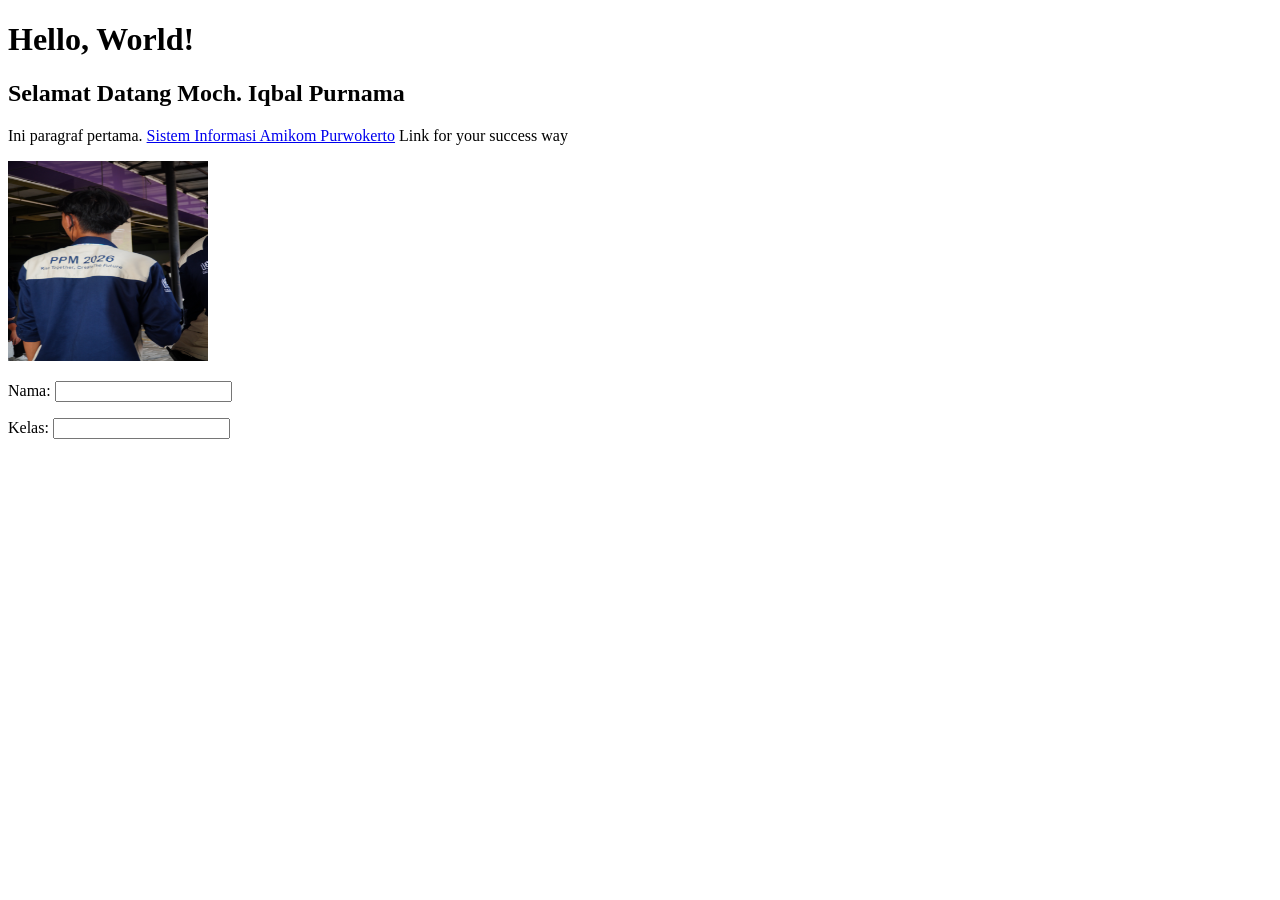
<file: praktikum 1/index.html>
<!DOCTYPE html>
<html lang="id">
<head>
    <meta charset="UTF-8">
    <meta name="viewport" content="width=device-width, initial-scale=1.0">
    <title>Praktikum 1</title>
</head>
<body>
    <h1>Hello, World!</h1>
    <h2>Selamat Datang Moch. Iqbal Purnama</h2>

    <p>
        Ini paragraf pertama.
        <a href="https://amikompurwokerto.ac.id/">Sistem Informasi Amikom Purwokerto</a>
        Link for your success way
    </p>

    <img src="fotomy.JPG" alt="Foto orang keren" width="200" height="200">

    <p>
        <label for="nama">Nama:</label>
        <input type="text" id="nama" name="nama">
    </p>
    <p>
        <label for="kelas">Kelas:</label>
        <input type="text" id="kelas" name="kelas">
    </p>
</body>
</html>
</file>
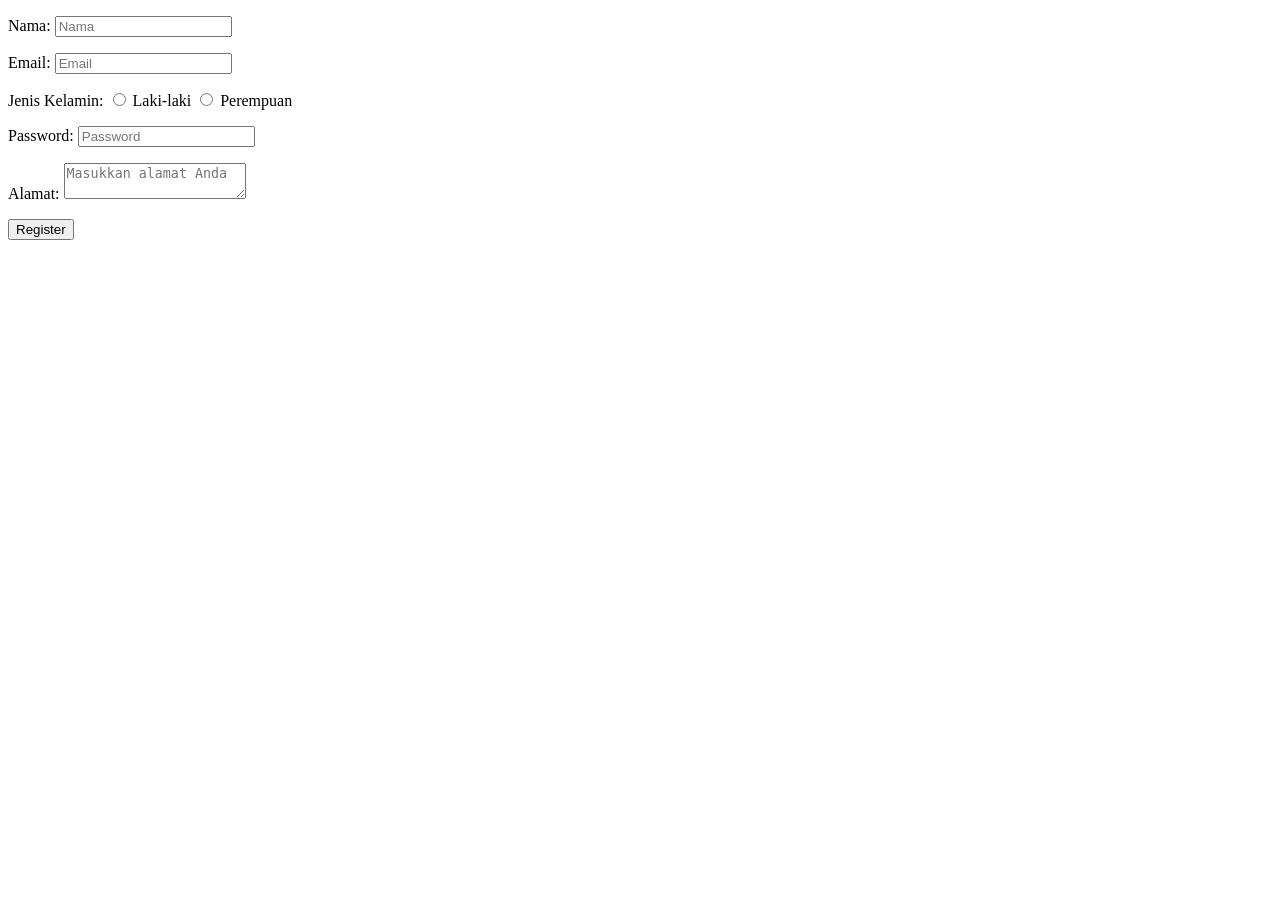
<file: praktikum 2/index.html>
<!DOCTYPE html>
<html lang="en">
<head>
    <meta charset="UTF-8">
    <meta name="viewport" content="width=device-width, initial-scale=1.0">
    <title>Praktikum 2</title>
</head>
<body>
    <form action="">
        <p>
            <label for="name">Nama:</label>
            <input type="text" id="name" name="name" placeholder="Nama">
        </p>
        <p>
            <label for="email">Email:</label>
            <input type="email" id="email" name="email" placeholder="Email">
        </p>
        <p>
            <span>Jenis Kelamin:</span>
            <input type="radio" name="JK" id="Laki-laki" value="Laki-laki">
            <label for="Laki-laki">Laki-laki</label>
            <input type="radio" name="JK" id="Perempuan" value="Perempuan">
            <label for="Perempuan">Perempuan</label>
        </p>
        <p>
            <label for="password">Password:</label>
            <input type="password" id="password" name="password" placeholder="Password">
        </p>
        <p>
            <label for="alamat">Alamat:</label>
            <textarea id="alamat" name="alamat" placeholder="Masukkan alamat Anda"></textarea>
        </p>
        <button type="submit">Register</button>
    </form>
</body>
</html>
</file>
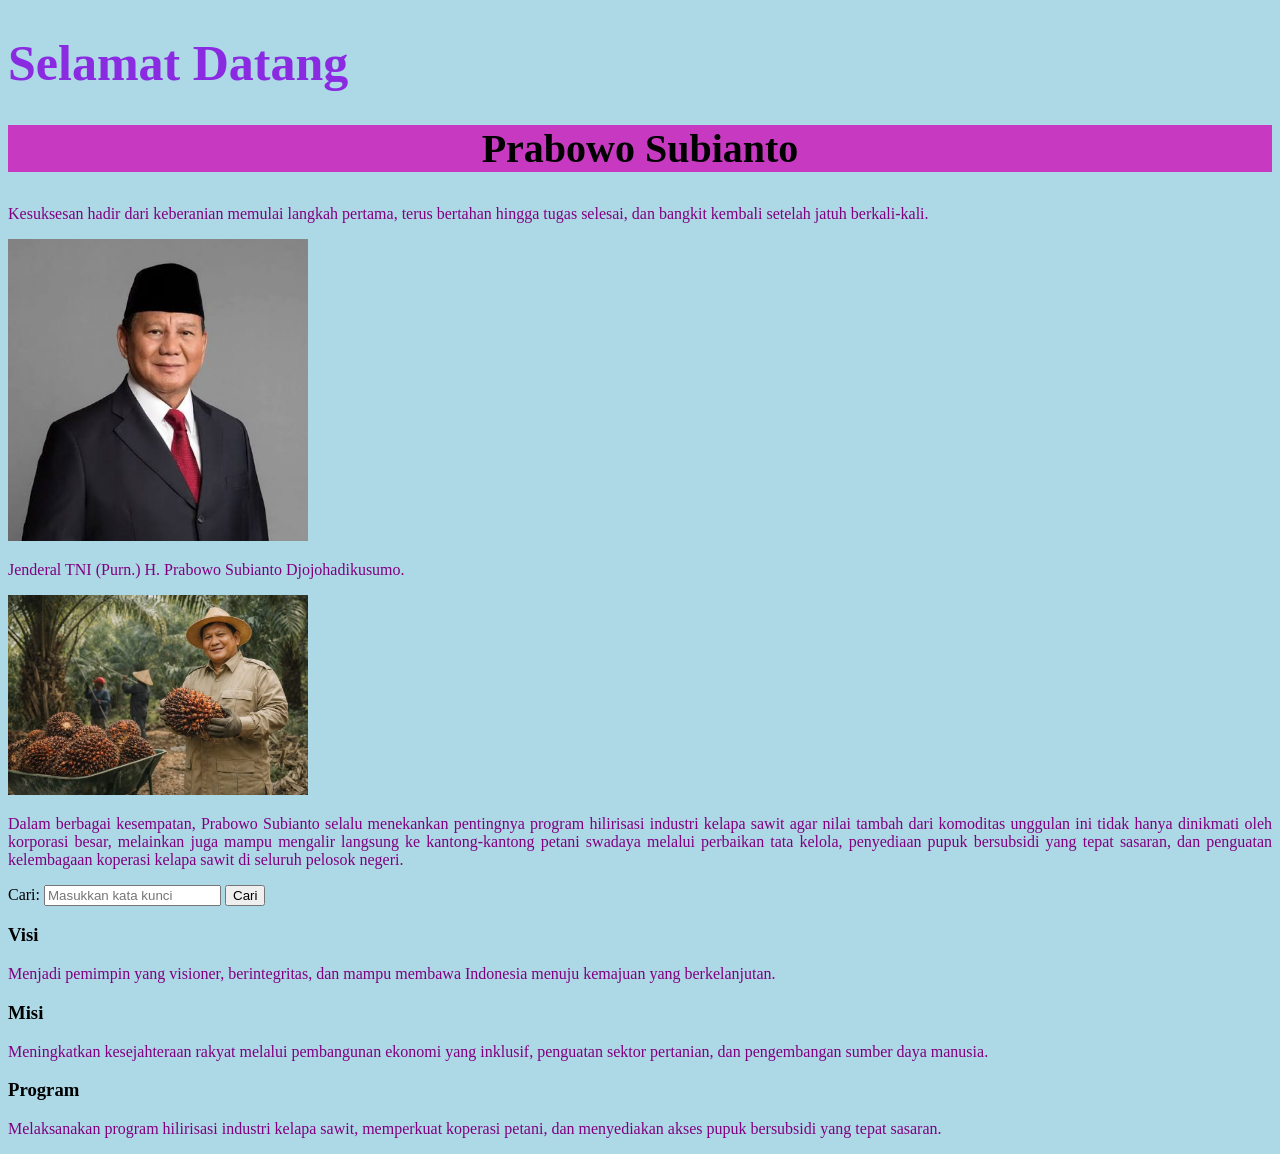
<file: praktikum 3/index.html>
<!DOCTYPE html>
<html lang="en">
<head>
    <meta charset="UTF-8">
    <meta name="viewport" content="width=device-width, initial-scale=1.0">
    <title>SawitIn</title>
    <link rel="icon" type="image/png" href="mbg.png">
    <link rel="stylesheet" href="style.css">
    <style>
        h2 {
            background-color: rgb(199, 57, 192);
            text-align: center;
            font-size: 40px;
        }
    </style>
</head>
<body>
    <h1 style="color: blueviolet;">Selamat Datang</h1>
    <h2>Prabowo Subianto</h2>
    <p>Kesuksesan hadir dari keberanian memulai langkah pertama, terus bertahan hingga tugas selesai, dan bangkit kembali setelah jatuh berkali-kali.</p>
    <img src="wowo.jpeg" alt="Gambar" width="300">
    <p>Jenderal TNI (Purn.) H. Prabowo Subianto Djojohadikusumo.</p>
    <img src="probok.webp" alt="Gambar" width="300">
    <p>
        Dalam berbagai kesempatan, Prabowo Subianto selalu menekankan pentingnya program hilirisasi industri kelapa sawit agar nilai tambah dari komoditas unggulan ini tidak hanya dinikmati oleh korporasi besar, melainkan juga mampu mengalir langsung ke kantong-kantong petani swadaya melalui perbaikan tata kelola, penyediaan pupuk bersubsidi yang tepat sasaran, dan penguatan kelembagaan koperasi kelapa sawit di seluruh pelosok negeri.
    </p>
    <div>
        <label for="search">Cari:</label>
        <input type="text" id="search" name="search" placeholder="Masukkan kata kunci">
        <button type="button" onclick="search()">Cari</button>
    </div>
    <div class="container">
        <div class="card">
            <h3>Visi</h3>
            <p>Menjadi pemimpin yang visioner, berintegritas, dan mampu membawa Indonesia menuju kemajuan yang berkelanjutan.</p>
        </div>
        <div class="card">
            <h3>Misi</h3>
            <p>Meningkatkan kesejahteraan rakyat melalui pembangunan ekonomi yang inklusif, penguatan sektor pertanian, dan pengembangan sumber daya manusia.</p>
        </div>
        <div class="card">
            <h3>Program</h3>
            <p>Melaksanakan program hilirisasi industri kelapa sawit, memperkuat koperasi petani, dan menyediakan akses pupuk bersubsidi yang tepat sasaran.</p>
        </div>
    </div>
</body>
</html>
</file>
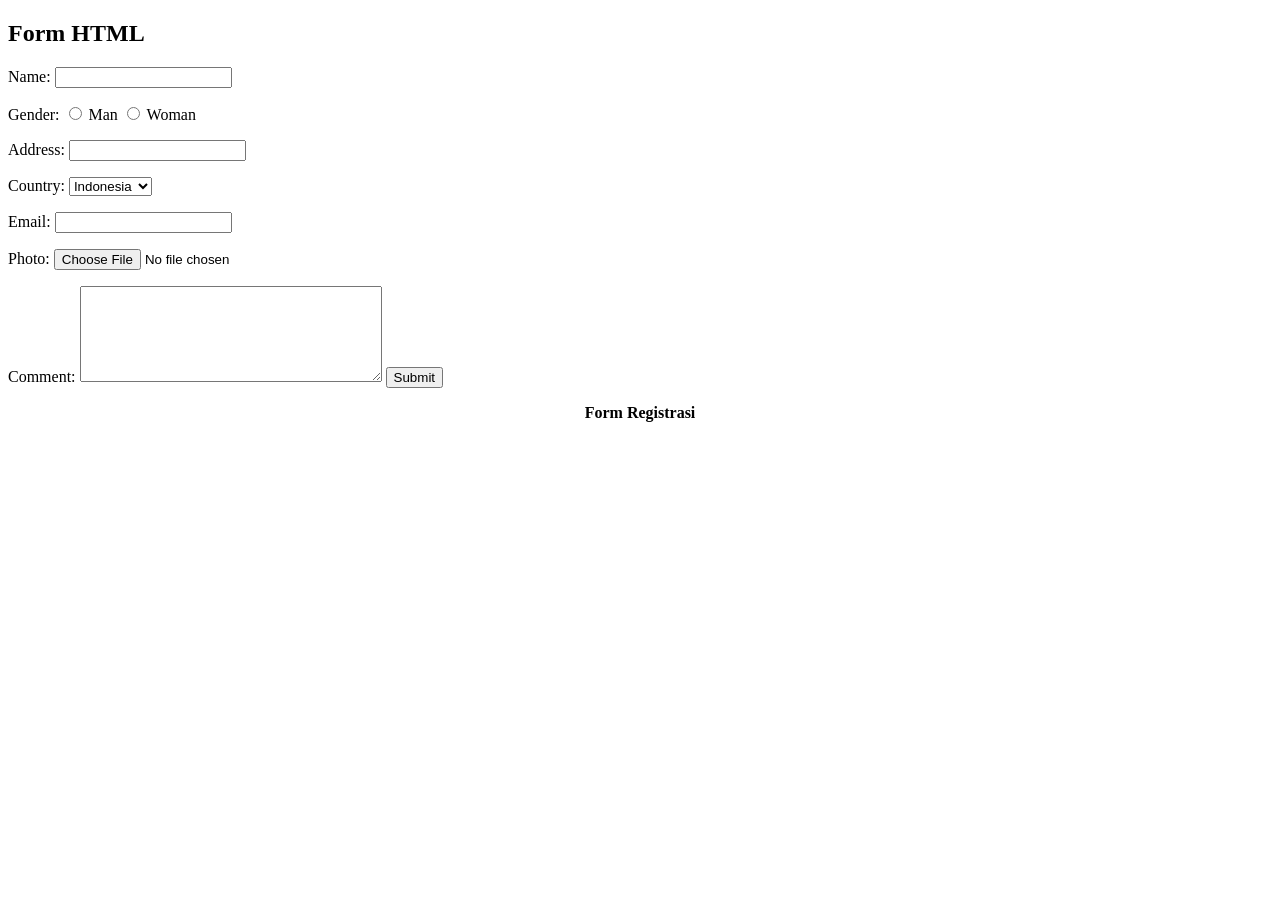
<file: tugas.html>
<!DOCTYPE html>
<html lang="id">
<head>
    <meta charset="UTF-8">
    <title>Form Registrasi</title>
</head>
<body>

    <h2>Form HTML</h2>

    <form>
        <p><label>Name: <input type="text" name="name"></label></p>

        <p>
            Gender:
            <label><input type="radio" name="gender" value="Man"> Man</label>
            <label><input type="radio" name="gender" value="Woman"> Woman</label>
        </p>

        <p><label>Address: <input type="text" name="address"></label></p>

        <p>
            <label>Country:
                <select name="country">
                    <option value="Indonesia">Indonesia</option>
                    <option value="Malaysia">Malaysia</option>
                    <option value="Singapore">Singapore</option>
                </select>
            </label>
        </p>

        <p><label>Email: <input type="email" name="email"></label></p>

        <p><label>Photo: <input type="file" name="photo"></label></p>

        <p>
            <label>Comment:</label>
            <textarea name="comment" rows="6" cols="35"></textarea>
            <input type="submit" value="Submit">
        </p>

        <p align="center"><b>Form Registrasi</b></p>
    </form>

</body>
</html>
</file>
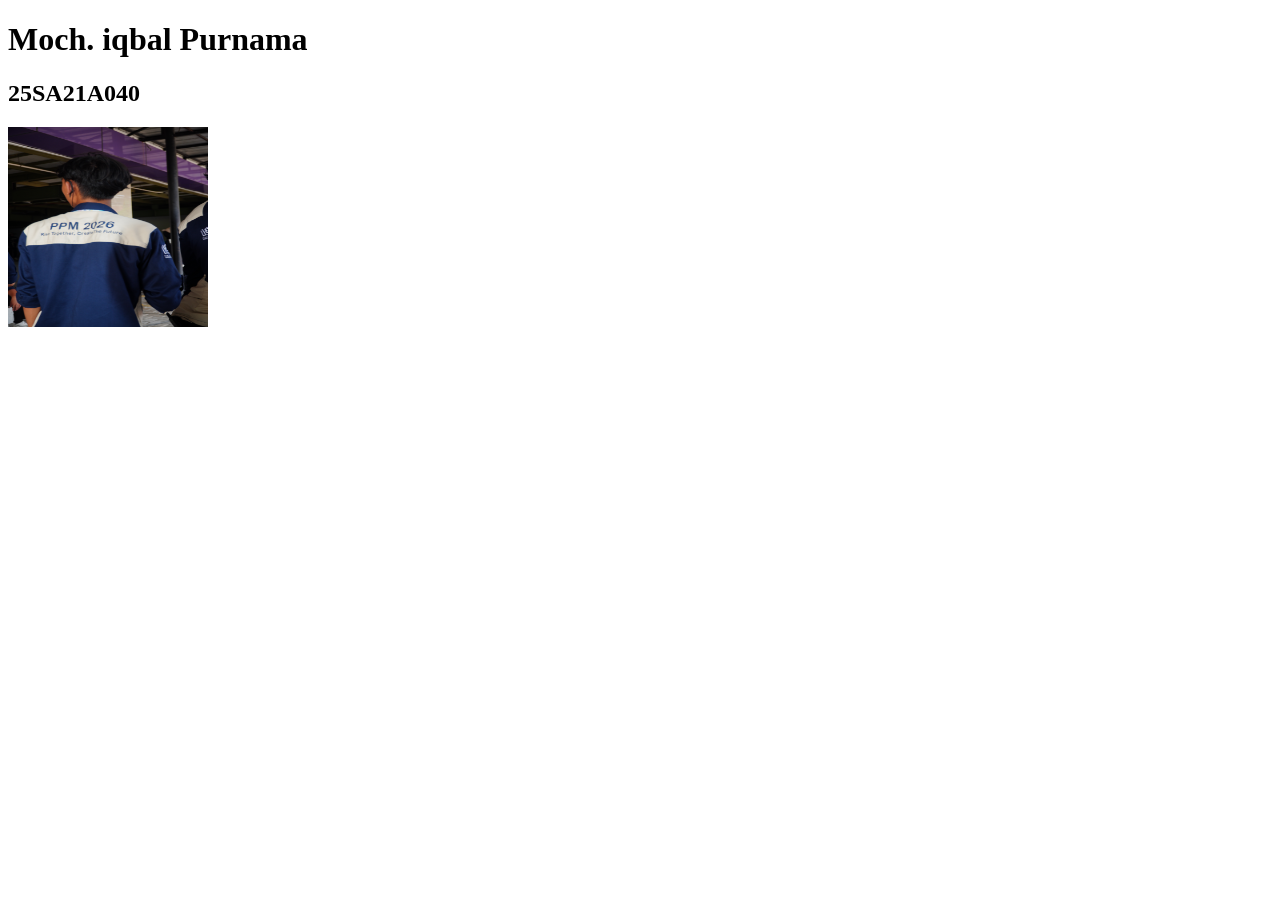
<file: praktikum 1/p.html>
<!DOCTYPE html>
<html lang="id">
<head>
    <meta charset="UTF-8">
    <title>iqbal</title>
</head>
<body>
    <h1>Moch. iqbal Purnama</h1>
    <h2>25SA21A040</h2>
    <img src="fotomy.JPG" alt="foto orang keren" width="200" height="200">
</body>
</html>
</file>
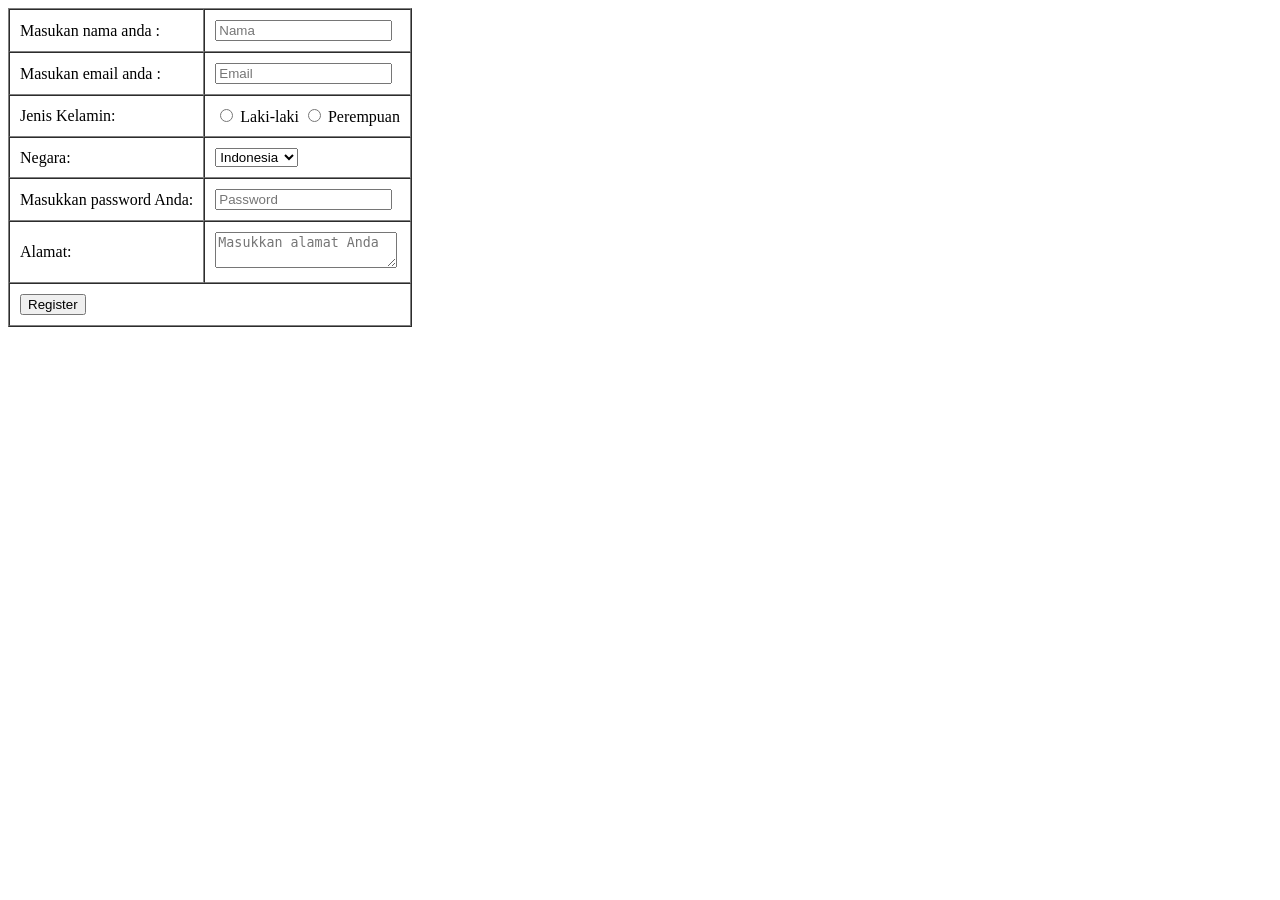
<file: praktikum 2/form.html>
<!DOCTYPE html>
<html lang="en">
<head>
    <meta charset="UTF-8">
    <meta name="viewport" content="width=device-width, initial-scale=1.0">
    <title>Document</title>
</head>
<body>
    <form action="">
        <table border="1" cellpadding="10" cellspacing="0">
            <tr>
                <td><label for="name">Masukan nama anda :</label></td>
                <td><input type="text" id="name" name="name" placeholder="Nama"></td>
            </tr>
            <tr>
                <td><label for="email">Masukan email anda :</label></td>
                <td><input type="email" id="email" name="email" placeholder="Email"></td>
            </tr>
            <tr>
                <td><span>Jenis Kelamin:</span></td>
                <td>
                    <input type="radio" name="JK" id="Laki-laki" value="Laki-laki">
                    <label for="Laki-laki">Laki-laki</label>
                    <input type="radio" name="JK" id="Perempuan" value="Perempuan">
                    <label for="Perempuan">Perempuan</label>
                </td>
            </tr>
            <tr>
                <td><label for="Negara">Negara:</label></td>
                <td>
                    <select name="Negara" id="Negara">
                        <option value="Indonesia">Indonesia</option>
                        <option value="Vietnam">Vietnam</option>
                        <option value="Singapore">Singapore</option>
                        <option value="India">India</option>
                    </select>
                </td>
            </tr>
            <tr>
                <td><label for="password">Masukkan password Anda:</label></td>
                <td><input type="password" id="password" name="password" placeholder="Password"></td>
            </tr>
            <tr>
                <td><label for="alamat">Alamat:</label></td>
                <td><textarea name="alamat" id="alamat" placeholder="Masukkan alamat Anda"></textarea></td>
            </tr>
            <tr>
                <td colspan="2"><button type="submit">Register</button></td>
            </tr>
        </table>
    </form>
</body>
</html>
</file>
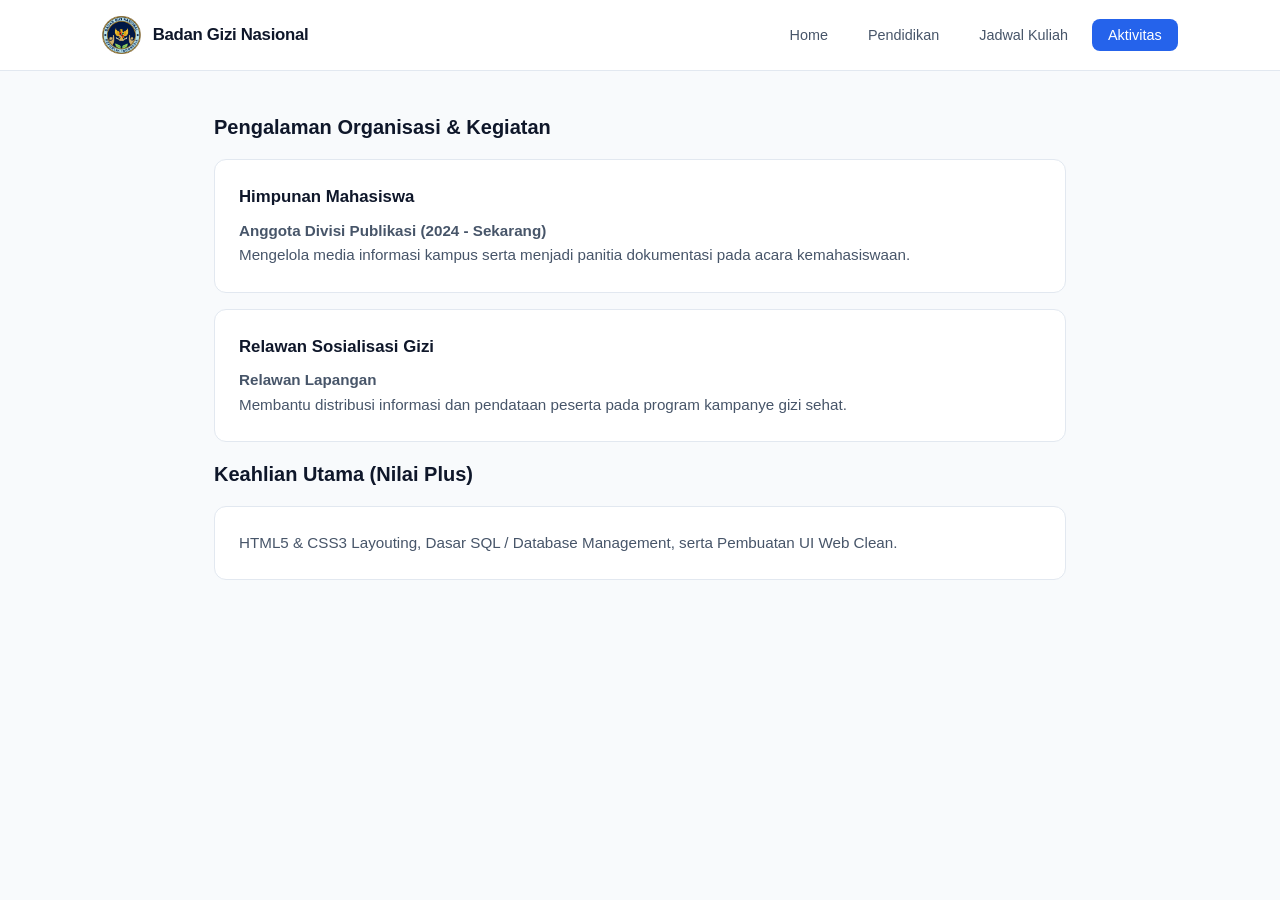
<file: praktikum 3/aktivitas.html>
<!DOCTYPE html>
<html lang="id">
<head>
    <meta charset="UTF-8">
    <meta name="viewport" content="width=device-width, initial-scale=1.0">
    <title>Aktivitas - Portofolio</title>
    <link rel="stylesheet" href="navbar.css">
</head>
<body>

    <nav>
        <div class="logo">
            <img src="mbg.png" alt="Logo">
            <span>Badan Gizi Nasional</span>
        </div>
        <div class="menu">
            <ul>
                <li><a href="home.html">Home</a></li>
                <li><a href="pendidikan.html">Pendidikan</a></li>
                <li><a href="jadwal.html">Jadwal Kuliah</a></li>
                <li><a href="aktivitas.html" class="active">Aktivitas</a></li>
            </ul>
        </div>
    </nav>

    <main class="container">
        <h2 class="section-title">Pengalaman Organisasi &amp; Kegiatan</h2>

        <div class="card">
            <h3>Himpunan Mahasiswa</h3>
            <p><strong>Anggota Divisi Publikasi (2024 - Sekarang)</strong></p>
            <p>Mengelola media informasi kampus serta menjadi panitia dokumentasi pada acara kemahasiswaan.</p>
        </div>

        <div class="card">
            <h3>Relawan Sosialisasi Gizi</h3>
            <p><strong>Relawan Lapangan</strong></p>
            <p>Membantu distribusi informasi dan pendataan peserta pada program kampanye gizi sehat.</p>
        </div>

        <h2 class="section-title">Keahlian Utama (Nilai Plus)</h2>
        <div class="card">
            <p>HTML5 &amp; CSS3 Layouting, Dasar SQL / Database Management, serta Pembuatan UI Web Clean.</p>
        </div>
    </main>

</body>
</html>
</file>
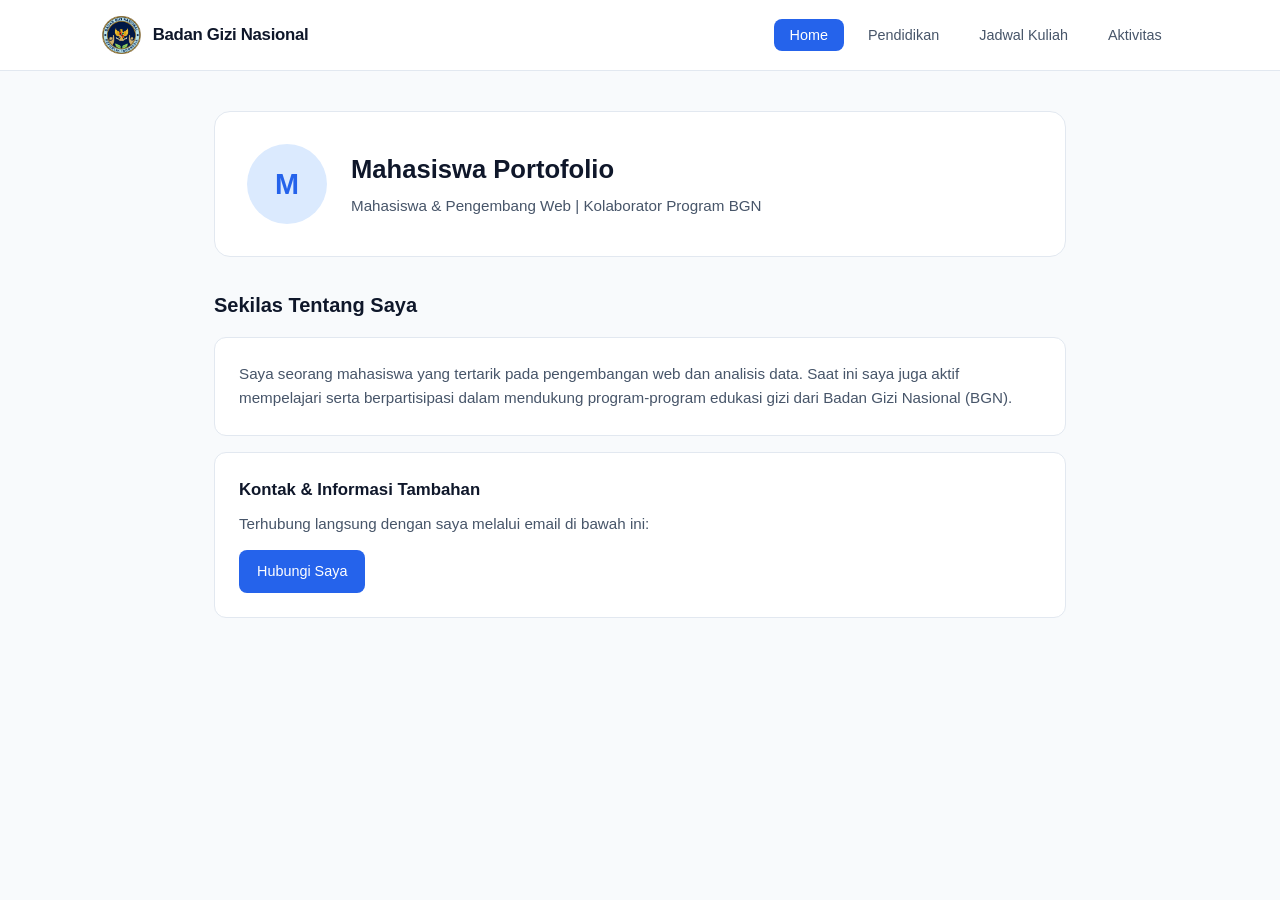
<file: praktikum 3/home.html>
<!DOCTYPE html>
<html lang="id">
<head>
    <meta charset="UTF-8">
    <meta name="viewport" content="width=device-width, initial-scale=1.0">
    <title>Home - Portofolio</title>
    <link rel="stylesheet" href="navbar.css">
</head>
<body>

    <nav>
        <div class="logo">
            <img src="mbg.png" alt="Logo">
            <span>Badan Gizi Nasional</span>
        </div>
        <div class="menu">
            <ul>
                <li><a href="home.html" class="active">Home</a></li>
                <li><a href="pendidikan.html">Pendidikan</a></li>
                <li><a href="jadwal.html">Jadwal Kuliah</a></li>
                <li><a href="aktivitas.html">Aktivitas</a></li>
            </ul>
        </div>
    </nav>

    <main class="container">
        <div class="profile-header">
            <div class="avatar-placeholder">M</div>
            <div class="profile-info">
                <h1>Mahasiswa Portofolio</h1>
                <p>Mahasiswa &amp; Pengembang Web | Kolaborator Program BGN</p>
            </div>
        </div>

        <h2 class="section-title">Sekilas Tentang Saya</h2>
        <div class="card">
            <p>Saya seorang mahasiswa yang tertarik pada pengembangan web dan analisis data. Saat ini saya juga aktif mempelajari serta berpartisipasi dalam mendukung program-program edukasi gizi dari Badan Gizi Nasional (BGN).</p>
        </div>

        <div class="card">
            <h3>Kontak &amp; Informasi Tambahan</h3>
            <p style="margin-bottom: 14px;">Terhubung langsung dengan saya melalui email di bawah ini:</p>
            <a href="mailto:email@contoh.com" class="btn">Hubungi Saya</a>
        </div>
    </main>

</body>
</html>
</file>
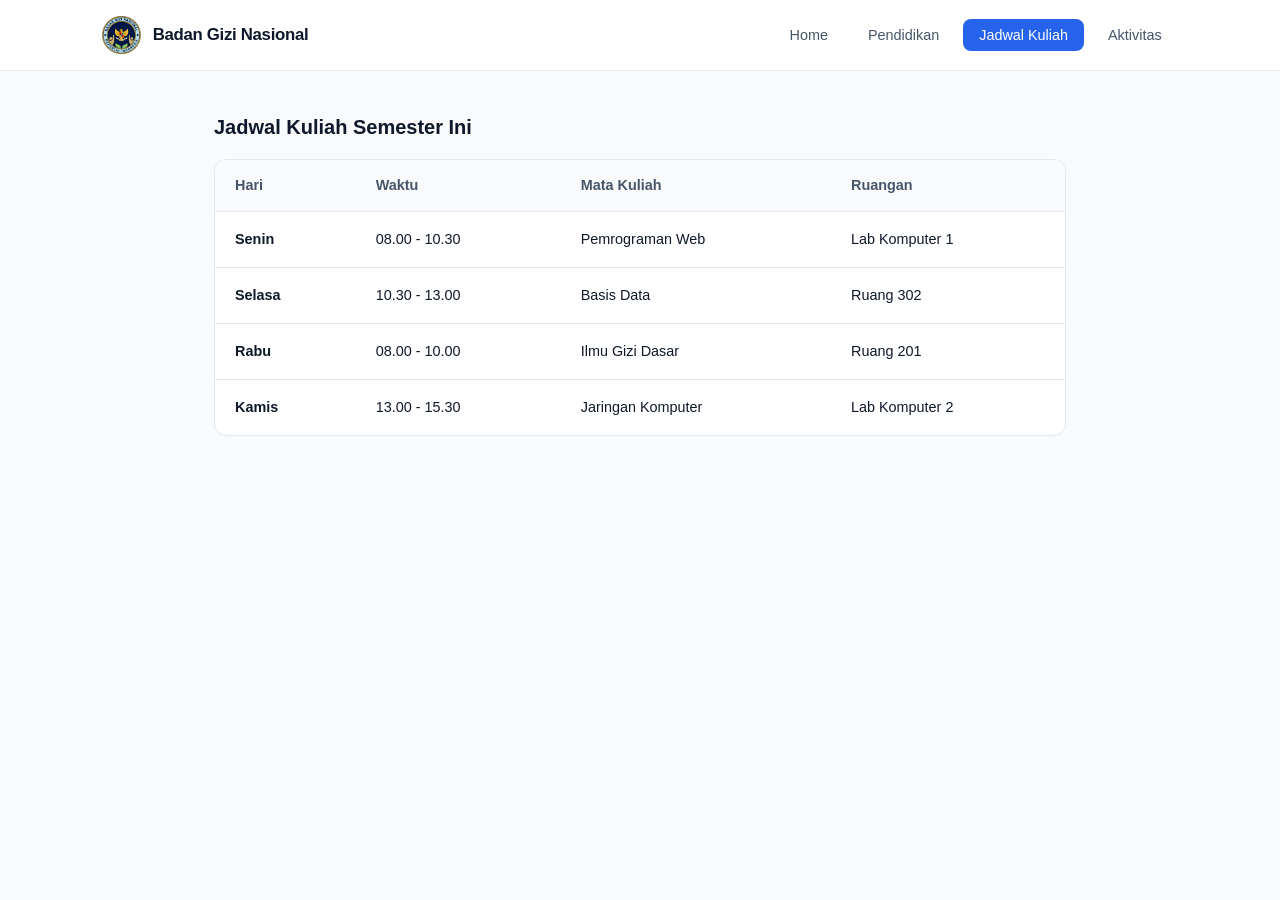
<file: praktikum 3/jadwal.html>
<!DOCTYPE html>
<html lang="id">
<head>
    <meta charset="UTF-8">
    <meta name="viewport" content="width=device-width, initial-scale=1.0">
    <title>Jadwal Kuliah - Portofolio</title>
    <link rel="stylesheet" href="navbar.css">
</head>
<body>

    <nav>
        <div class="logo">
            <img src="mbg.png" alt="Logo">
            <span>Badan Gizi Nasional</span>
        </div>
        <div class="menu">
            <ul>
                <li><a href="home.html">Home</a></li>
                <li><a href="pendidikan.html">Pendidikan</a></li>
                <li><a href="jadwal.html" class="active">Jadwal Kuliah</a></li>
                <li><a href="aktivitas.html">Aktivitas</a></li>
            </ul>
        </div>
    </nav>

    <main class="container">
        <h2 class="section-title">Jadwal Kuliah Semester Ini</h2>

        <div class="table-wrapper">
            <table>
                <thead>
                    <tr>
                        <th>Hari</th>
                        <th>Waktu</th>
                        <th>Mata Kuliah</th>
                        <th>Ruangan</th>
                    </tr>
                </thead>
                <tbody>
                    <tr>
                        <td><strong>Senin</strong></td>
                        <td>08.00 - 10.30</td>
                        <td>Pemrograman Web</td>
                        <td>Lab Komputer 1</td>
                    </tr>
                    <tr>
                        <td><strong>Selasa</strong></td>
                        <td>10.30 - 13.00</td>
                        <td>Basis Data</td>
                        <td>Ruang 302</td>
                    </tr>
                    <tr>
                        <td><strong>Rabu</strong></td>
                        <td>08.00 - 10.00</td>
                        <td>Ilmu Gizi Dasar</td>
                        <td>Ruang 201</td>
                    </tr>
                    <tr>
                        <td><strong>Kamis</strong></td>
                        <td>13.00 - 15.30</td>
                        <td>Jaringan Komputer</td>
                        <td>Lab Komputer 2</td>
                    </tr>
                </tbody>
            </table>
        </div>
    </main>

</body>
</html>
</file>
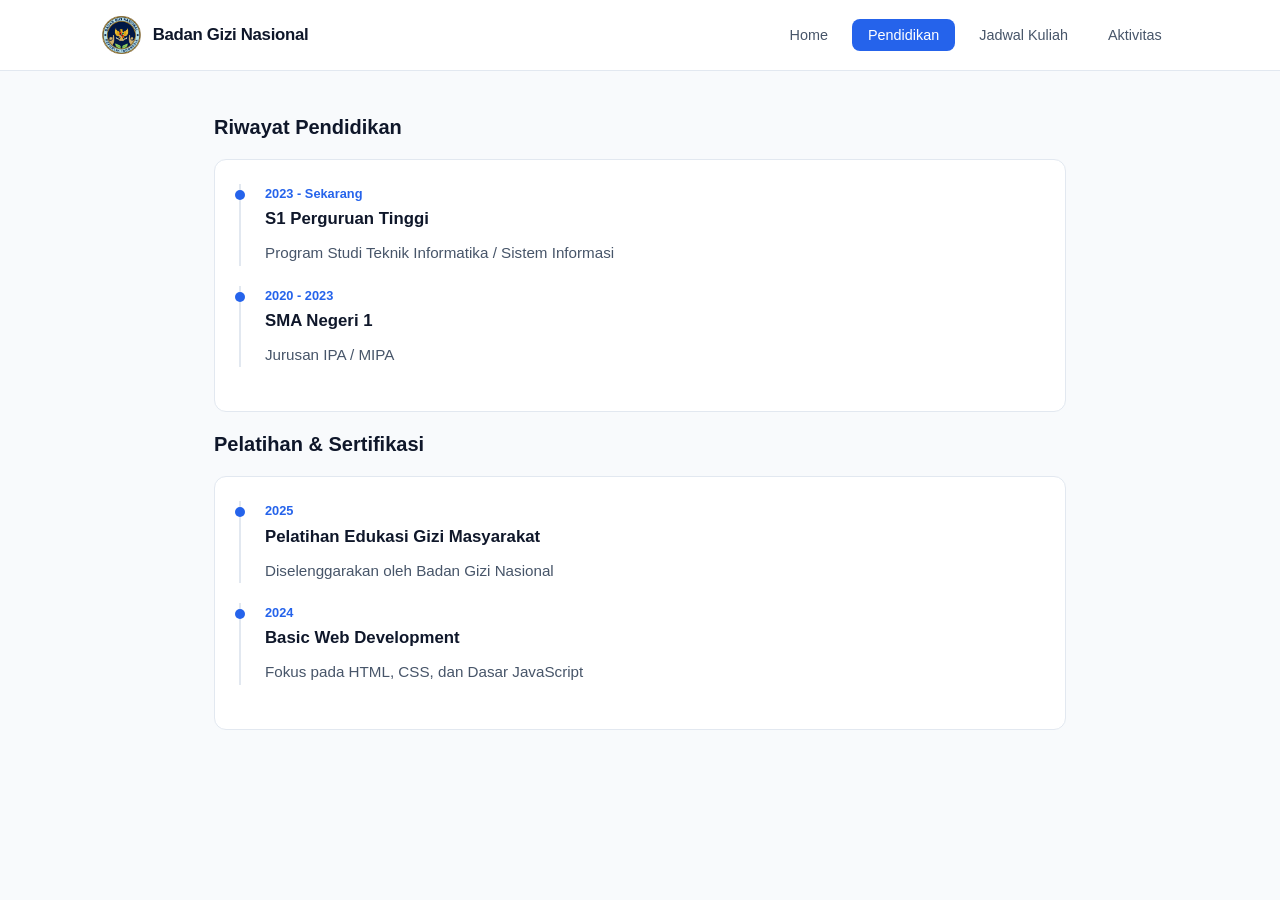
<file: praktikum 3/pendidikan.html>
<!DOCTYPE html>
<html lang="id">
<head>
    <meta charset="UTF-8">
    <meta name="viewport" content="width=device-width, initial-scale=1.0">
    <title>Pendidikan - Portofolio</title>
    <link rel="stylesheet" href="navbar.css">
</head>
<body>

    <nav>
        <div class="logo">
            <img src="mbg.png" alt="Logo">
            <span>Badan Gizi Nasional</span>
        </div>
        <div class="menu">
            <ul>
                <li><a href="home.html">Home</a></li>
                <li><a href="pendidikan.html" class="active">Pendidikan</a></li>
                <li><a href="jadwal.html">Jadwal Kuliah</a></li>
                <li><a href="aktivitas.html">Aktivitas</a></li>
            </ul>
        </div>
    </nav>

    <main class="container">
        <h2 class="section-title">Riwayat Pendidikan</h2>
        <div class="card">
            <div class="timeline-list">
                <div class="timeline-item">
                    <div class="date">2023 - Sekarang</div>
                    <h3>S1 Perguruan Tinggi</h3>
                    <p>Program Studi Teknik Informatika / Sistem Informasi</p>
                </div>
                <div class="timeline-item">
                    <div class="date">2020 - 2023</div>
                    <h3>SMA Negeri 1</h3>
                    <p>Jurusan IPA / MIPA</p>
                </div>
            </div>
        </div>

        <h2 class="section-title">Pelatihan &amp; Sertifikasi</h2>
        <div class="card">
            <div class="timeline-list">
                <div class="timeline-item">
                    <div class="date">2025</div>
                    <h3>Pelatihan Edukasi Gizi Masyarakat</h3>
                    <p>Diselenggarakan oleh Badan Gizi Nasional</p>
                </div>
                <div class="timeline-item">
                    <div class="date">2024</div>
                    <h3>Basic Web Development</h3>
                    <p>Fokus pada HTML, CSS, dan Dasar JavaScript</p>
                </div>
            </div>
        </div>
    </main>

</body>
</html>
</file>
<file: praktikum 3/style.css>
p {
    color: purple;
    text-align: justify;
}
body
    {
        background-color: lightblue;
    }
h1 {
    color: navy;
    font-size: 50px;
}
</file>
<file: praktikum 3/navbar.css>
/* Reset & Base Styles */
* {
    margin: 0;
    padding: 0;
    box-sizing: border-box;
}

:root {
    --primary-color: #2563eb;
    --primary-dark: #1d4ed8;
    --bg-color: #f8fafc;
    --card-bg: #ffffff;
    --text-main: #0f172a;
    --text-muted: #475569;
    --border-color: #e2e8f0;
}

body {
    background-color: var(--bg-color);
    color: var(--text-main);
    font-family: -apple-system, BlinkMacSystemFont, "Segoe UI", Roboto, "Helvetica Neue", Arial, sans-serif;
    line-height: 1.6;
}

/* ---------------- NAVBAR ---------------- */
nav {
    display: flex;
    justify-content: space-between;
    align-items: center;
    background-color: #ffffff;
    padding: 16px 8%;
    border-bottom: 1px solid var(--border-color);
    position: sticky;
    top: 0;
    z-index: 1000;
}

.logo {
    display: flex;
    align-items: center;
    gap: 12px;
}

.logo img {
    height: 38px;
    width: auto;
}

.logo span {
    color: var(--text-main);
    font-size: 1.05rem;
    font-weight: 700;
    letter-spacing: -0.3px;
}

.menu ul {
    display: flex;
    list-style: none;
    gap: 8px;
}

.menu ul li a {
    text-decoration: none;
    color: var(--text-muted);
    font-weight: 500;
    font-size: 0.9rem;
    padding: 8px 16px;
    border-radius: 8px;
    transition: all 0.2s ease;
}

.menu ul li a:hover {
    color: var(--primary-color);
    background-color: #f1f5f9;
}

.menu ul li a.active {
    background-color: var(--primary-color);
    color: #ffffff;
}

/* ---------------- LAYOUT & KONTEN ---------------- */
.container {
    max-width: 900px;
    margin: 40px auto;
    padding: 0 24px;
}

.profile-header {
    display: flex;
    align-items: center;
    gap: 24px;
    margin-bottom: 32px;
    background: var(--card-bg);
    padding: 32px;
    border-radius: 16px;
    border: 1px solid var(--border-color);
}

.avatar-placeholder {
    width: 80px;
    height: 80px;
    background-color: #dbeafe;
    color: var(--primary-color);
    font-size: 1.8rem;
    font-weight: 700;
    display: flex;
    align-items: center;
    justify-content: center;
    border-radius: 50%;
    flex-shrink: 0;
}

.profile-info h1 {
    font-size: 1.6rem;
    color: var(--text-main);
    margin-bottom: 4px;
}

.profile-info p {
    color: var(--text-muted);
    font-size: 0.95rem;
}

.section-title {
    font-size: 1.25rem;
    font-weight: 700;
    color: var(--text-main);
    margin-bottom: 16px;
}

.card {
    background: var(--card-bg);
    padding: 24px;
    border-radius: 12px;
    border: 1px solid var(--border-color);
    margin-bottom: 16px;
}

.card h3 {
    font-size: 1.05rem;
    color: var(--text-main);
    margin-bottom: 8px;
}

.card p {
    color: var(--text-muted);
    font-size: 0.95rem;
}

/* Timeline List untuk Pendidikan & Aktivitas */
.timeline-list {
    list-style: none;
}

.timeline-item {
    position: relative;
    padding-left: 24px;
    margin-bottom: 20px;
    border-left: 2px solid var(--border-color);
}

.timeline-item::before {
    content: '';
    position: absolute;
    left: -6px;
    top: 6px;
    width: 10px;
    height: 10px;
    border-radius: 50%;
    background-color: var(--primary-color);
}

.timeline-item .date {
    font-size: 0.8rem;
    font-weight: 600;
    color: var(--primary-color);
    margin-bottom: 2px;
}

/* ---------------- TABEL JADWAL KULIAH ---------------- */
.table-wrapper {
    background: var(--card-bg);
    border-radius: 12px;
    border: 1px solid var(--border-color);
    overflow: hidden;
}

table {
    width: 100%;
    border-collapse: collapse;
    text-align: left;
    font-size: 0.9rem;
}

table th {
    background-color: #f8fafc;
    color: var(--text-muted);
    font-weight: 600;
    padding: 14px 20px;
    border-bottom: 1px solid var(--border-color);
}

table td {
    padding: 16px 20px;
    border-bottom: 1px solid var(--border-color);
    color: var(--text-main);
}

table tr:last-child td {
    border-bottom: none;
}

table tr:hover {
    background-color: #f8fafc;
}

/* ---------------- TOMBOL LINK ---------------- */
.btn {
    display: inline-flex;
    align-items: center;
    gap: 8px;
    padding: 10px 18px;
    background-color: var(--primary-color);
    color: #ffffff;
    text-decoration: none;
    border-radius: 8px;
    font-weight: 500;
    font-size: 0.9rem;
    transition: background 0.2s;
}

.btn:hover {
    background-color: var(--primary-dark);
}
</file>
